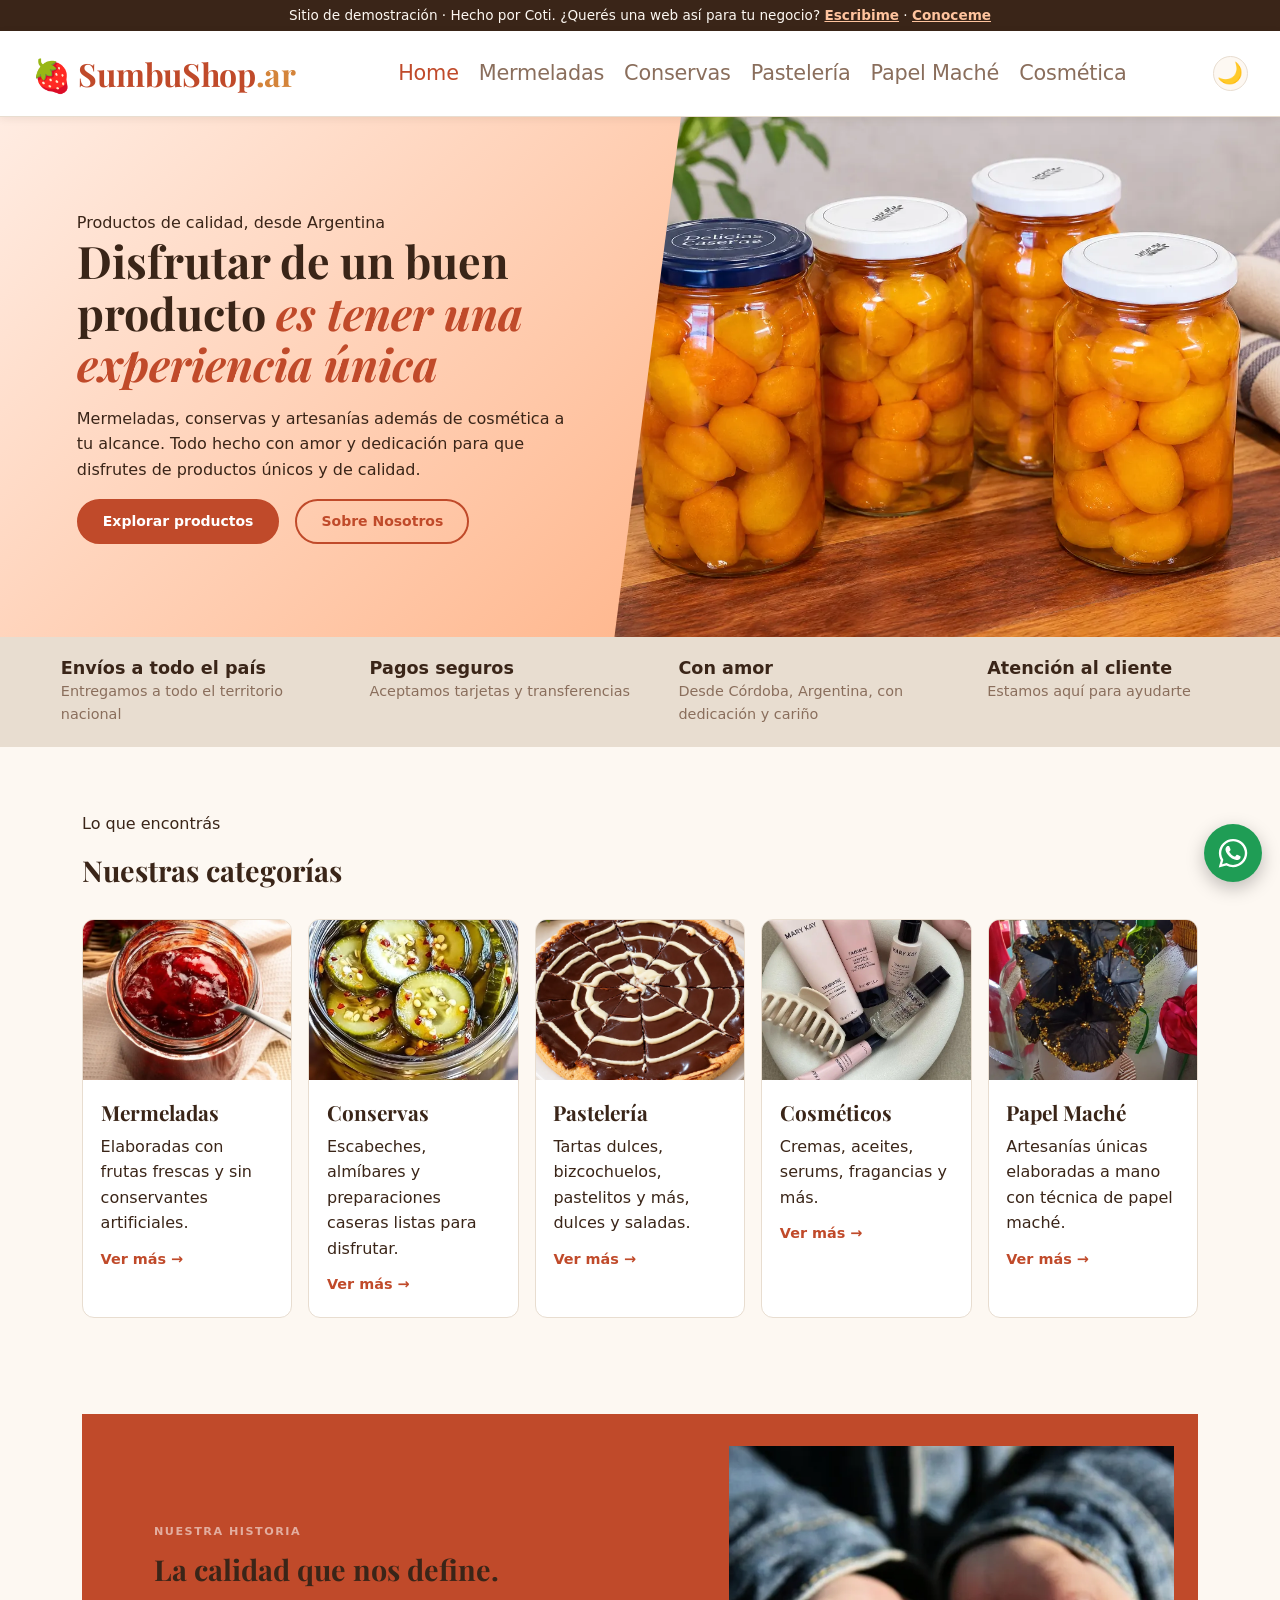
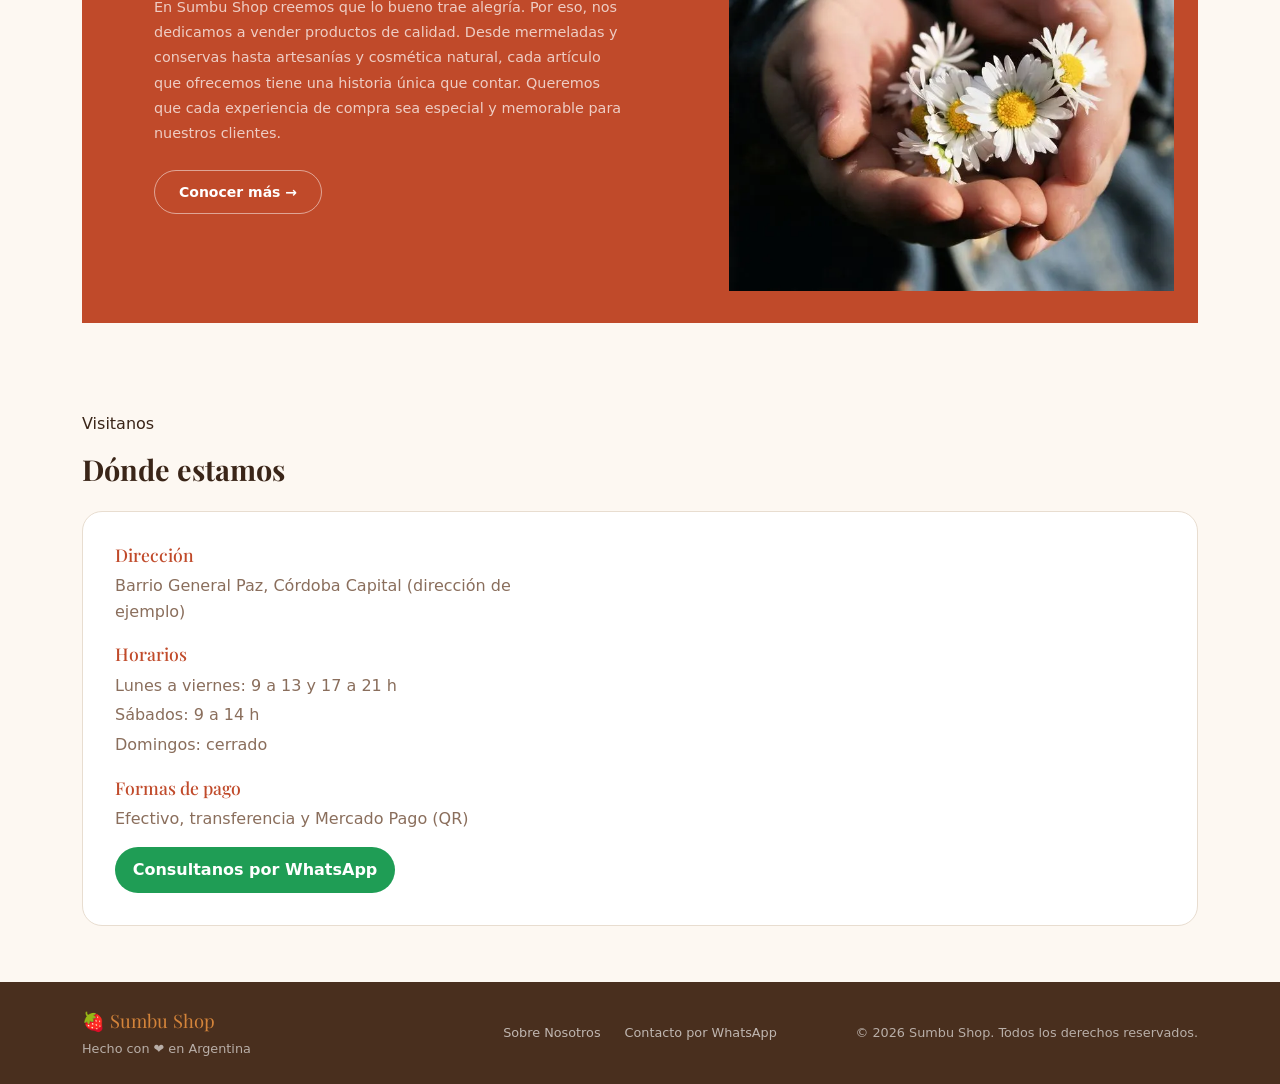
<file: index.html>
<!doctype html>
<html lang="es">
  <head>
    <meta charset="UTF-8" />
    <!--compatibilidad de navegadores-->
    <meta http-equiv="X-UA-Compatible" content="IE=edge" />
    <meta name="viewport" content="width=device-width, initial-scale=1.0" />
    <title>SumbuShop.ar</title>
    <meta
      name="description"
      content="SumbuShop.ar - Tu tienda de mermeladas y dulces artesanales. Descubre sabores únicos y deliciosos productos hechos con amor. Entre muchas otras cosas más"
    />
    <meta name="viewport" content="width=device-width, initial-scale=1.0" />

    <!-- Bootstrap 5 -->
    <link
      href="https://cdn.jsdelivr.net/npm/bootstrap@5.3.3/dist/css/bootstrap.min.css"
      rel="stylesheet"
    />
    <!--Estilos personalizados propioos-->
    <link rel="stylesheet" href="./styles/styles.css" />
    <!--Fuentes de Google -->
    <link
      href="https://fonts.googleapis.com/css2?family=Playfair+Display:wght@700&family=Lato:wght@400;500;600&display=swap"
      rel="stylesheet"
    />
    <link rel="stylesheet" href="styles/demo.css" />
    <!-- Logo en la pestaña del navegador -->
    <link rel="icon" type="image/png" sizes="32x32" href="./img/favicon-32.png" />
    <link rel="apple-touch-icon" href="./img/apple-touch-icon.png" />
  </head>

  <body>
    <!--Navbar-->
    <nav class="navbar navbar-expand-xl sticky-top">
      <div class="container-fluid">
        <!-- Logo -->
        <a href="index.html" class="navbar-brand">
          🍓 SumbuShop<span>.ar</span>
        </a>

        <!-- Links de navegación -->
        <button
          class="navbar-toggler border-0"
          type="button"
          data-bs-toggle="collapse"
          data-bs-target="#mainNav"
        >
          <span class="navbar-toggler-icon"></span>
        </button>

        <div class="collapse navbar-collapse" id="mainNav">
          <ul class="navbar-nav mx-auto mb-2 mb-xl-0 gap-1">
            <li class="nav-item">
              <a
                href="index.html"
                class="nav-link active"
                >Home</a
              >
            </li>

            <li class="nav-item">
              <a
                href="pages/jams.html"
                class="nav-link"
                >Mermeladas</a
              >
            </li>

            <li class="nav-item">
              <a
                href="pages/preserved.html"
                class="nav-link"
                >Conservas</a
              >
            </li>

            <li class="nav-item">
              <a
                href="pages/bakery.html"
                class="nav-link"
                >Pastelería</a
              >
            </li>

            <li class="nav-item">
              <a
                href="pages/mache-paper.html"
                class="nav-link"
              >
                Papel Maché
              </a>
            </li>

            <li class="nav-item">
              <a
                href="pages/cosmetics.html"
                class="nav-link"
              >
                Cosmética
              </a>
            </li>
          </ul>

          <!-- Botón de tema -->
          <div class="d-flex align-items-center gap-2">
            <button
              id="themeToggle"
              class="btn__theme"
              onclick="toggleTheme()"
              title="Cambiar tema"
            >
              🌙
            </button>
          </div>
        </div>
      </div>
    </nav>

    <!--HERO-->
    <main class="page__content">
      <section class="hero">
        <div class="hero__content">
          <div class="hero__text">
            <div class="hero_eyebrow">
              Productos de calidad, desde Argentina
            </div>
            <h1 class="hero_title">
              Disfrutar de un buen producto
              <em>es tener una experiencia única</em>
            </h1>
            <p class="hero__subtitle">
              Mermeladas, conservas y artesanías además de cosmética a tu
              alcance. Todo hecho con amor y dedicación para que disfrutes de
              productos únicos y de calidad.
            </p>
            <div class="d-flex gap-3 flex-wrap">
              <a href="pages/jams.html" class="btn btn__sumbu"
                >Explorar productos</a
              >
              <a href="pages/about-us.html" class="btn btn__sumbu__outline"
                >Sobre Nosotros</a
              >
            </div>
          </div>
        </div>
        <div class="hero__image"></div>
      </section>

      <!--PRESENTACION(lo que sería el trust bar)-->
      <div class="presentacion__bar">
        <div class="container-fluid">
          <div class="row g-0">
            <div class="col-6 col-md-3">
              <div class="presentacion__item">
                <!-- <span class="presentacion__icon">🚚</span> -->
                <div>
                  <div class="presentacion__label">Envíos a todo el país</div>
                  <div class="presentacion__desc">
                    Entregamos a todo el territorio nacional
                  </div>
                </div>
              </div>
            </div>
            <div class="col-6 col-md-3">
              <div class="presentacion__item">
                <!-- <span class="presentacion__icon">💳</span> -->
                <div>
                  <div class="presentacion__label">Pagos seguros</div>
                  <div class="presentacion__desc">
                    Aceptamos tarjetas y transferencias
                  </div>
                </div>
              </div>
            </div>
            <div class="col-6 col-md-3">
              <div class="presentacion__item">
                <!-- <span class="presentacion__icon">❤️</span> -->
                <div>
                  <div class="presentacion__label">Con amor</div>
                  <div class="presentacion__desc">
                    Desde Córdoba, Argentina, con dedicación y cariño
                  </div>
                </div>
              </div>
            </div>
            <div class="col-6 col-md-3">
              <div class="presentacion__item">
                <!-- <span class="presentacion__icon">📞</span> -->
                <div>
                  <div class="presentacion__label">Atención al cliente</div>
                  <div class="presentacion__desc">
                    Estamos aquí para ayudarte
                  </div>
                </div>
              </div>
            </div>
          </div>
        </div>
      </div>
      <!--CATEGORIAS -->
      <section class="py__section bg__cream">
        <div class="container">
          <div class="d-flex align-items-end justify-content-between mb-4">
            <div>
              <p class="section__eyebrown">Lo que encontrás</p>
              <h2 class="section__title">Nuestras categorías</h2>
            </div>
            <!-- <a href="pages/jams.html" class="section-link"> Ver todo → </a> -->
          </div>
          <div class="row g-3 justify-content-center">
            <!-- Mermeladas -->
            <div class="col-6 col-md-4 col-xl d-flex">
              <a href="pages/jams.html" class="cat__card">
                <div class="cat__img jam">
                  <img
                    src="img/mermeladas/mermeladaDeFrutillas.webp"
                    alt="Mermelada de frutillas"
                  />
                </div>
                <div class="cat__body">
                  <div class="cat__name">Mermeladas</div>
                  <div class="cat__desc">
                    Elaboradas con frutas frescas y sin conservantes
                    artificiales.
                  </div>
                  <span class="cat__link"> Ver más → </span>
                </div>
              </a>
            </div>
            <!-- Conservas -->
            <div class="col-6 col-md-4 col-xl d-flex">
              <a href="pages/preserved.html" class="cat__card">
                <div class="cat__img preserved">
                  <img
                    src="img/Conservas/Pepinillos.webp"
                    alt="Conservas y pepinillos"
                  />
                </div>
                <div class="cat__body">
                  <div class="cat__name">Conservas</div>
                  <div class="cat__desc">
                    Escabeches, almíbares y preparaciones caseras listas para
                    disfrutar.
                  </div>
                  <span class="cat__link"> Ver más → </span>
                </div>
              </a>
            </div>
            <!-- Pastelería -->
            <div class="col-6 col-md-4 col-xl d-flex">
              <a href="pages/bakery.html" class="cat__card">
                <div class="cat__img preserved">
                  <img
                    src="img/Pastelería/ChocolateEspiral.webp"
                    alt="Producto de pastelería"
                  />
                </div>
                <div class="cat__body">
                  <div class="cat__name">Pastelería</div>
                  <div class="cat__desc">
                    Tartas dulces, bizcochuelos, pastelitos y más, dulces y
                    saladas.
                  </div>
                  <span class="cat__link"> Ver más → </span>
                </div>
              </a>
            </div>
            <!-- Cosmética -->
            <div class="col-6 col-md-4 col-xl d-flex">
              <a href="pages/cosmetics.html" class="cat__card">
                <div class="cat__img cosmetics">
                  <img
                    src="img/Cosmética/cosmeticaGral.webp"
                    alt="Productos de cosmética"
                  />
                </div>
                <div class="cat__body">
                  <div class="cat__name">Cosméticos</div>
                  <div class="cat__desc">
                    Cremas, aceites, serums, fragancias y más.
                  </div>
                  <span class="cat__link"> Ver más → </span>
                </div>
              </a>
            </div>
            <!-- Papel Maché -->
            <div class="col-6 col-md-4 col-xl d-flex">
              <a href="pages/mache-paper.html" class="cat__card">
                <div class="cat__img mache">
                  <img
                    src="img/PapelMache/botellaDecorada.webp"
                    alt="Artesanía de papel maché"
                  />
                </div>
                <div class="cat__body">
                  <div class="cat__name">Papel Maché</div>
                  <div class="cat__desc">
                    Artesanías únicas elaboradas a mano con técnica de papel
                    maché.
                  </div>
                  <span class="cat__link"> Ver más → </span>
                </div>
              </a>
            </div>
          </div>
        </div>
      </section>

      <!--Sobre nosotros-->
      <section class="py-section bg-cream">
        <div class="container">
          <div class="about__section">
            <div class="row g-0">
              <div
                class="col-lg-7 p-4 p-md-5 d-flex flex-column justify-content-center"
              >
                <p class="about__label">Nuestra historia</p>
                <h2 class="about__title">La calidad que nos define.</h2>
                <p class="about__body">
                  En Sumbu Shop creemos que lo bueno trae alegría. Por eso, nos
                  dedicamos a vender productos de calidad. Desde mermeladas y
                  conservas hasta artesanías y cosmética natural, cada artículo
                  que ofrecemos tiene una historia única que contar. Queremos
                  que cada experiencia de compra sea especial y memorable para
                  nuestros clientes.
                </p>
                <div>
                  <a
                    href="pages/about-us.html"
                    class="btn btn-outline-primary"
                    style="
                      border-color: rgba(255, 255, 255, 0.5) !important;
                      color: #fff !important;
                    "
                  >
                    Conocer más →
                  </a>
                </div>
              </div>
              <div class="col-lg-5">
                <div class="about__visual">
                  <img src="img/Oh!Florecillas.webp" alt="" />
                </div>
              </div>
            </div>
          </div>
        </div>
      </section>

      <!--DÓNDE ESTAMOS-->
      <section class="visit__section" id="donde-estamos">
        <div class="container">
          <p class="section__eyebrown">Visitanos</p>
          <h2 class="section__title mb-4">Dónde estamos</h2>
          <div class="visit__card">
            <div class="row g-0">
              <div class="col-lg-5">
                <div class="visit__info">
                  <h3>Dirección</h3>
                  <p>Barrio General Paz, Córdoba Capital (dirección de ejemplo)</p>
                  <h3>Horarios</h3>
                  <ul>
                    <li>Lunes a viernes: 9 a 13 y 17 a 21 h</li>
                    <li>Sábados: 9 a 14 h</li>
                    <li>Domingos: cerrado</li>
                  </ul>
                  <h3>Formas de pago</h3>
                  <p>Efectivo, transferencia y Mercado Pago (QR)</p>
                  <a href="#" class="btn__wa js-wa-link" style="max-width: 280px">Consultanos por WhatsApp</a>
                </div>
              </div>
              <div class="col-lg-7 visit__map">
                <iframe
                  title="Mapa de ubicación"
                  loading="lazy"
                  referrerpolicy="no-referrer-when-downgrade"
                  src="https://www.google.com/maps?q=Barrio%20General%20Paz%2C%20C%C3%B3rdoba%2C%20Argentina&output=embed"
                ></iframe>
              </div>
            </div>
          </div>
        </div>
      </section>
    </main>
    <!--Footer-->
    <footer class="site__footer py-4">
      <div class="container">
        <div class="row align-items-center">
          <div class="col-lg-4 text-center text-lg-start mb-3 mb-lg-0">
            <div class="footer__logo">🍓 Sumbu Shop</div>
            <div>Hecho con ❤️ en Argentina</div>
          </div>
          <div class="col-lg-4 text-center mb-3 mb-lg-0">
            <div class="d-flex justify-content-center gap-4">
              <a href="pages/about-us.html">Sobre Nosotros</a>
              <a href="#" class="js-wa-link">Contacto por WhatsApp</a>
            </div>
          </div>
          <div class="col-lg-4 text-center text-lg-end">
            © 2026 Sumbu Shop. Todos los derechos reservados.
          </div>
        </div>
      </div>
    </footer>
    <!--Script-->
    <script src="https://cdn.jsdelivr.net/npm/bootstrap@5.3.3/dist/js/bootstrap.bundle.min.js"></script>
    <script src="js/navbar.js"></script>
    <script src="js/theme.js"></script>
    <script src="js/demo.js"></script>
  </body>
</html>
</file>
<file: styles/styles.css>
/* global styles---> esto va a servir para definir colores y fuentes globales(theme: ligth por defecto) */
:root {
  --color-primary: #c04a2a;
  --color-primary-dk: #9e3a1e;
  --color-header: linear-gradient(135deg, #ffece2, #ff9b61);
  --color-accent: #d4843a;
  --color-bg: #fdf8f2;
  --color-surface: #ffffff;
  --color-text: #3a2518;
  --color-footer: #492f1e;
  --color-text-soft: #8a6e5c;
  --color-border: #e8ddd0;

  --font-display: "Playfair Display", Georgia, serif;
  --font-body: "Inter", system-ui, sans-serif;

  --radius-sm: 8px;
  --radius-md: 12px;
  --radius-lg: 20px;
  --radius-pill: 999px;
}

/* general layout styles */
.page__content {
  margin: 0 auto;
}
/*Modo oscuro*/
[data-theme="dark"] {
  --color-primary: #e8603a;
  --color-primary-dk: #c04a2a;
  --color-header: linear-gradient(135deg, #42261cb0, #7a351f);
  --color-accent: #e8a838;
  --color-bg: #1a110b;
  --color-surface: #38271d;
  --color-text: #f0e6da;
  --color-text-soft: #d8ccc5;
  --color-border: #3a2820;
}
[data-theme="dark"] .hero_eyebrow {
  color: var(--color-accent);
}
[data-theme="dark"] .hero__subtitle {
  color: #d4b8a8;
}
[data-theme="dark"] .trust__bar {
  background-color: #1f1208;
}
/* Cards de categoría en dark mode */
[data-theme="dark"] .cat__card {
  background: #2e1c10;
  border-color: #3a2820;
}

[data-theme="dark"] .header__jam {
  background: linear-gradient(145deg, #5a2010, #3a1008);
}
[data-theme="dark"] .header__preserved {
  background: linear-gradient(145deg, #4a3008, #2e1e04);
}
[data-theme="dark"] .header__mache {
  background: linear-gradient(145deg, #0e1e3a, #081428);
}
[data-theme="dark"] .header__cosmetics {
  background: linear-gradient(145deg, #0e2e14, #081e0c);
}
[data-theme="dark"] .header__bakery {
  background: linear-gradient(145deg, #552c9b, #301b58);
}

/* Navbar en dark mode */
[data-theme="dark"] .navbar {
  background-color: #1a110b;
  border-bottom-color: #3a2820;
}

/* Icono hamburguesa en dark mode: Bootstrap lo dibuja gris oscuro por defecto */
[data-theme="dark"] .navbar-toggler {
  --bs-navbar-toggler-icon-bg: url("data:image/svg+xml,%3csvg xmlns='http://www.w3.org/2000/svg' viewBox='0 0 30 30'%3e%3cpath stroke='%23e8a838' stroke-linecap='round' stroke-miterlimit='10' stroke-width='2' d='M4 7h22M4 15h22M4 23h22'/%3e%3c/svg%3e");
  --bs-navbar-toggler-focus-width: 0.2rem;
}
[data-theme="dark"] .navbar-toggler:focus {
  box-shadow: 0 0 0 var(--bs-navbar-toggler-focus-width) rgba(232, 168, 56, 0.4);
}

/* Footer en dark mode */
[data-theme="dark"] .site__footer {
  background: #0f0805;
}
/* Reset algunos estilos que son por defecto */
*,
*::before,
*::after {
  box-sizing: border-box;
  margin: 0;
  padding: 0;
}

body {
  font-family: var(--font-body);
  background-color: var(--color-bg);
  color: var(--color-text);
  line-height: 1.6;
}
/* Footer siempre al fondo, aunque la página tenga poco contenido */
body:has(> main) {
  display: flex;
  flex-direction: column;
  min-height: 100vh;
}
body:has(> main) > main {
  width: 100%;
}

a {
  text-decoration: none;
  color: inherit;
}
/*botones navegacion*/
/* Botón de tema: círculo con ícono en escritorio */
.btn__theme {
  background: var(--color-bg);
  border: 1.5px solid var(--color-border);
  color: var(--color-text);
  width: 44px;
  height: 44px;
  border-radius: var(--radius-pill);
  cursor: pointer;
  font-family: var(--font-body);
  font-size: 0.95rem;
  font-weight: 600;
  display: flex;
  align-items: center;
  justify-content: center;
  gap: 0.6rem;
  padding: 0;
  transition:
    border-color 0.2s,
    color 0.2s,
    box-shadow 0.2s;
  flex-shrink: 0;
}
.btn__theme:hover {
  border-color: var(--color-primary);
  color: var(--color-primary);
  box-shadow: 0 2px 10px rgba(192, 74, 42, 0.15);
}
.btn__theme:focus-visible {
  outline: 2px solid var(--color-accent);
  outline-offset: 2px;
}
.btn__theme-icon {
  font-size: 1.3rem;
  line-height: 1;
  transition: transform 0.4s ease;
}
.btn__theme:hover .btn__theme-icon {
  transform: rotate(-20deg) scale(1.1);
}
.btn__theme-label {
  display: none;
}

/* Aire a los costados del navbar (logo, hamburguesa y botón de tema) */
.navbar > .container-fluid {
  padding-left: 1.25rem;
  padding-right: 1.25rem;
}
@media (min-width: 1200px) {
  .navbar > .container-fluid {
    padding-left: 2rem;
    padding-right: 2rem;
  }
}

/* Hamburguesa: anillo de foco suave en lugar del recuadro oscuro */
.navbar-toggler {
  padding: 0.4rem 0.55rem;
  border-radius: var(--radius-sm);
}
.navbar-toggler:focus {
  box-shadow: 0 0 0 0.2rem rgba(192, 74, 42, 0.25);
}

/* Menú desplegado (móvil y tablet, hasta el breakpoint xl del navbar) */
@media (max-width: 1199.98px) {
  .navbar-collapse {
    padding: 0.25rem 0.25rem 1rem;
  }
  .navbar-collapse .nav-link {
    padding: 0.55rem 0.9rem !important;
    border-radius: var(--radius-sm);
  }
  .navbar-collapse .nav-link:hover,
  .navbar-collapse .nav-link.active {
    background: var(--color-bg);
  }
  .navbar-collapse .btn__theme {
    width: 100%;
    height: auto;
    justify-content: flex-start;
    padding: 0.65rem 0.9rem;
    margin-top: 0.75rem;
    border-radius: var(--radius-md);
  }
  .navbar-collapse .btn__theme-label {
    display: inline;
  }
  .navbar-collapse .btn__theme:hover .btn__theme-icon {
    transform: none;
  }
}
/*Sobreescribiendo estilos de bootstrap por la paleta de colores*/
.btn-primary {
  background-color: var(
    --color-primary
  ) !important; /*con esto se sobreescriben los estilos de bootstrap y se aplica el color primario definido en la paleta de colores*/
  border-color: var(--color-primary) !important;
  color: #fff !important;
  font-family: var(--font-body);
  font-weight: 600;
  font-size: 0.875rem;
  padding: 0.65rem 1.5rem;
  border-radius: var(--radius-pill) !important;
  transition:
    background-color 0.2s,
    border-color 0.15s;
}

.btn-primary:hover {
  background-color: var(--color-primary-dk) !important;
  border-color: var(--color-primary-dk) !important;
  transform: translateY(-1px);
}
.btn-outline-primary {
  color: var(--color-primary) !important;
  border-color: var(--color-primary) !important;
  font-family: var(--font-body);
  font-weight: 600;
  font-size: 0.875rem;
  padding: 0.65rem 1.5rem;
  border-radius: var(--radius-pill) !important;
  transition: all 0.2s;
}
.btn-outline-primary:hover {
  background-color: var(--color-primary) !important;
  color: #fff !important;
}

/*navbar styles*/
.btn__theme {
  width: 35px;
  height: 35px;
  font-size: 18px;
  display: flex;
  align-items: center;
  justify-content: center;
  padding: 0;
}
.navbar {
  background-color: var(--color-surface);
  border-bottom: 1px solid var(--color-border);
  box-shadow: 0 2px 8px rgba(58, 37, 24, 0.08);
  position: sticky;
  top: 0;
  z-index: 100;
  min-height: 64px;
  padding: 0 !important;
}
.navbar .container,
.navbar .container-fluid {
  min-height: 85px;
  display: flex;
  align-items: center;
  padding-top: 0;
  padding-bottom: 0;
}

.navbar-brand {
  font-family: var(--font-display);
  font-size: 2rem;
  font-weight: 700;
  color: var(--color-primary) !important;
  letter-spacing: -0.3px;
}
.navbar-brand span {
  color: var(--color-accent);
}
.nav-link {
  font-family: var(--font-body) !important;
  color: var(--color-text-soft);
  font-size: 1.3rem !important;
  font-weight: 500;
  transition:
    color var(--transition),
    background-color var(--transition);
  letter-spacing: -0.2px;
}
.nav-link:hover,
.nav-link.active {
  color: var(--color-primary) !important;
}

.navbar__inner {
  max-width: 1100px;
  margin: 0 auto;
  padding: 0 1.5rem;
  height: 64px;
  display: flex;
  align-items: center;
  justify-content: space-between;
  gap: 1rem;
}

/*logout button styles*/
.btn-logout {
  font-family: var(--font-body);
  font-size: 0.8rem;
  font-weight: 600;
  color: var(--color-primary);
  border: 1.5px solid var(--color-primary);
  background: none;
  padding: 0.35rem 1rem;
  border-radius: var(--radius-pill);
  cursor: pointer;
  transition: all 0.2s;
}

.btn-logout:hover {
  background-color: var(--color-primary);
  color: #fff;
}

/*Hero section styles*/
.hero {
  display: flex;
  min-height: 520px;
  background: var(--color-header);
  position: relative;
  overflow: hidden;
  align-items: stretch;
}

.hero__content {
  flex: 0 0 54%;
  display: flex;
  align-items: center;
  padding: 4rem 2rem 4rem 6%;
  position: relative;
  z-index: 1;
}

.hero__text {
  max-width: 85%;
}

.hero__image {
  position: absolute;
  right: 0;
  top: 0;
  bottom: 0;
  width: 52%;
  background-image: url("../img/quinotos_almnibar.webp");
  background-size: cover;
  background-position: center;
  clip-path: polygon(10% 0%, 100% 0%, 100% 100%, 0% 100%);
}
.hero_title {
  font-family: var(--font-display);
  font-size: clamp(2rem, 3.5vw, 3rem);
  font-weight: 700;
  line-height: 1.15;
  color: var(--color-text);
  margin-bottom: 1rem;
}

.hero_title em {
  color: var(--color-primary);
  font-style: italic;
}
.btn__sumbu {
  background-color: var(--color-primary);
  color: #fff;
  border: 2px solid var(--color-primary);
  border-radius: var(--radius-pill);
  padding: 0.65rem 1.5rem;
  font-weight: 600;
  font-size: 0.875rem;
  transition: all 0.2s;
}
.btn__sumbu:hover {
  background-color: var(--color-primary-dk);
  border-color: var(--color-primary-dk);
  color: #fff;
}

.btn__sumbu__outline {
  background-color: transparent;
  color: var(--color-primary);
  border: 2px solid var(--color-primary);
  border-radius: var(--radius-pill);
  padding: 0.65rem 1.5rem;
  font-weight: 600;
  font-size: 0.875rem;
  transition: all 0.2s;
}
.btn__sumbu__outline:hover {
  background-color: var(--color-primary);
  color: #fff;
}
/*Presentacion de la empresa*/
.presentacion__bar {
  background-color: var(--color-border);
  border-top: 1px solid var(--color-border);
  border-bottom: 1px solid var(--color-border);
  padding: 0;
}
.presentacion__bar .container-fluid {
  padding-left: 3.5%;
  padding-right: 0%;
}

.presentacion__item {
  padding: 1.25rem 1rem;
  display: flex;
  align-items: center;
  gap: 12px;
  border-right: 1px solid var(--color-border);
}
.presentacion__item:last-child {
  border-right: none;
}

.presentacion__icon {
  font-size: 1.35rem;
  flex-shrink: 0;
}
.presentacion__label {
  font-family: var(--font-body);
  font-size: 1.1rem;
  font-weight: 700;
  color: var(--color-text);
  line-height: 1.2;
  margin-bottom: 1px;
}
.presentacion__desc {
  font-size: 0.9rem;
  color: var(--color-text-soft);
}

/*categories styles*/
.section__eyebrow {
  font-family: var(--font-body);
  font-size: 0.7rem;
  font-weight: 700;
  color: var(--color-primary);
  text-transform: uppercase;
  letter-spacing: 1.5px;
}
.section__title {
  font-family: var(--font-display);
  font-size: 1.8rem;
  font-weight: 700;
  color: var(--color-text);
  margin-bottom: 0.5rem;
}
.section__link {
  font-family: var(--font-body);
  font-size: 0.8rem;
  font-weight: 600;
  color: var(--color-primary);
}

.section__link:hover {
  text-decoration: underline;
}
/*cards de categorias*/
.cat__card {
  border-radius: var(--radius-md);
  overflow: hidden;
  border: 1px solid var(--color-border);
  background: var(--color-surface);
  transition:
    transform 0.2s,
    box-shadow 0.2s;
  display: block;
  color: inherit;
  display: flex;
  flex-direction: column;
  height: 100%;
  width: 100%;
}
.cat__card:hover {
  transform: translateY(-4px);
  box-shadow: 0 8px 24px rgba(58, 37, 24, 0.1);
  color: inherit;
}

.cat__img {
  height: 160px;
  overflow: hidden;
  display: flex;
  align-items: center;
  justify-content: center;
  font-size: 2rem;
}
.cat__img img {
  width: 100%;
  height: 100%;
  object-fit: cover;
  object-position: center;
  display: block;
}

.about__header {
  background: var(--color-header);
  padding: 4rem 0;
}

.header__jam {
  background: linear-gradient(145deg, #fde8dc, #f5c4a8);
  padding: 3.5rem 0;
}
.header__preserved {
  background: linear-gradient(145deg, #fef0d0, #f5d48a);
  padding: 3.5rem 0;
}
.header__mache {
  background: linear-gradient(145deg, #e8f0fc, #c8d8f4);
  padding: 3.5rem 0;
}
.header__cosmetics {
  background: linear-gradient(145deg, #e4f2e8, #b8dfc0);
  padding: 3.5rem 0;
}
.header__bakery {
  background: linear-gradient(145deg, #cfc8f4, #966fe0);
  padding: 3.5rem 0;
}

.cat__body {
  padding: 1rem 1.1rem 1.25rem;
}

.cat__name {
  font-family: var(--font-display);
  font-size: 1.3rem;
  font-weight: 700;
  color: var(--color-text);
  margin-bottom: 0.25rem;
}
.cat__desc {
  font-size: 1rem;
  color: var(--color-text);
  margin-bottom: 0.6rem;
}

.cat__link {
  font-size: 0.9rem;
  font-weight: 600;
  color: var(--color-primary);
}

/*seccion sobre nosotros*/
.about__section {
  background-color: var(--color-primary);
  padding: 2rem 1.5rem;
  overflow: hidden;
  width: 100%;
  margin-bottom: 2rem;
  margin-top: 2rem;
}
.about__label {
  font-family: var(--font-body);
  font-size: 0.7rem;
  font-weight: 700;
  letter-spacing: 1.5px;
  text-transform: uppercase;
  color: rgba(255, 255, 255, 0.55);
  margin-bottom: 0.75rem;
}
.about__title {
  font-family: var(--font-display);
  font-size: 1.8rem;
  font-weight: 700;
  color: #fff;
  margin-bottom: 0.75rem;
  line-height: 1.2;
}
.about__body {
  font-size: 0.9rem;
  color: rgba(255, 255, 255, 0.72);
  line-height: 1.75;
  margin-bottom: 1.5rem;
  max-width: 90%;
}
.about__visual {
  background-color: rgba(255, 255, 255, 0.08);
  display: flex;
  align-items: center;
  justify-content: center;
  font-size: 6rem;
  min-height: 220px;
  overflow: hidden;
  padding: 0;
}
.about__visual img {
  width: 100%;
  height: 100%;
  object-fit: cover;
  object-position: center;
  display: block;
}
/*cards de los productos,
página de categorias*/
.product__card {
  background-color: var(--color-bg);
  border: 1px solid var(--color-border);
  border-radius: var(--radius-md);
  overflow: hidden;
  transition:
    transform 0.2s,
    box-shadow 0.2s;
  display: flex;
  flex-direction: column;
  height: 100%;
  width: 100%;
}
.product__card:hover {
  transform: translateY(-4px);
  box-shadow: 0 8px 24px rgba(58, 37, 24, 0.1);
}
.product__card-img {
  height: 180px;
  overflow: hidden;
  position: relative;
}

.product__card-img img {
  width: 100%;
  height: 100%;
  object-fit: cover;
  object-position: center;
  display: block;
}

.product__card__body {
  padding: 1rem 1.1rem 1.25rem;
  display: flex;
  flex-direction: column;
  flex: 1;
}

.product__card__cat {
  font-size: 0.7rem;
  font-weight: 700;
  text-transform: uppercase;
  letter-spacing: 0.8px;
  color: var(--color-primary);
  margin-bottom: 4px;
}

.product__card__name {
  font-family: var(--font-display);
  font-size: 1rem;
  font-weight: 700;
  color: var(--color-text);
  margin-bottom: 6px;
  line-height: 1.3;
}

.product__card__desc {
  font-size: 0.78rem;
  color: var(--color-text-soft);
  margin-bottom: 0.9rem;
  line-height: 1.55;
}

.product__card__price {
  font-size: 1.1rem;
  font-weight: 700;
  color: var(--color-primary);
  margin-top: auto;
  margin-bottom: 0.75rem;
}
.py__section {
  padding-top: 4rem;
  padding-bottom: 4rem;
}
.bg__cream {
  background-color: var(--color-bg);
}

/*sobre nosotros--PAGES*/
.about__title {
  font-family: var(--font-display);
  font-size: clamp(1.6rem, 3vm, 2.2rem);
  font-weight: 700;
  color: var(--color-text);
  line-height: 1.2;
  max-width: 560px;
  margin-bottom: 0.5rem;
}
.about__lead {
  font-size: 1rem;
  color: var(--color-text);
  line-height: 1.85;
  font-style: italic;
  border-left: 3px solid var(--color-primary);
  padding-left: 1.25rem;
  margin-bottom: 2rem;
}
.about__text {
  font-size: 0.95rem;
  color: var(--color-text--soft);
  line-height: 1.85;
}
main {
  flex: 1;
}
/* footer styles */
footer {
  bottom: 0;
  width: 100%;
}
.site__footer {
  background: var(--color-footer);
  color: rgba(255, 255, 255, 0.61);
  font-size: 0.8rem;
}
.site__footer .footer__logo {
  font-family: var(--font-display);
  font-size: 1.15rem;
  color: var(--color-accent);
  margin-bottom: 0.25rem;
}
.site__footer a {
  color: rgba(255, 255, 255, 0.651);
  transition: color 0.15s;
}
.site__footer a:hover {
  color: rgba(255, 255, 255, 0.85);
}

/* Tablet y ventanas angostas de escritorio: las columnas se apilan */
@media (max-width: 991.98px) {
  .about__body {
    max-width: 100%;
  }
  .about__visual {
    height: 280px;
  }
  /* Espacio para que el botón flotante de WhatsApp no tape el texto */
  .site__footer {
    padding-bottom: 5.5rem !important;
  }
}
</file>
<file: styles/demo.css>
/* demo.css - Estilos de las funciones agregadas para la demo */
.demo__ribbon {
  background: #3a2518;
  color: #fdf8f2;
  font-size: 0.85rem;
  text-align: center;
  padding: 6px 12px;
  line-height: 1.4;
}
.demo__ribbon a { color: #ffc49e; font-weight: 600; text-decoration: underline; }

.btn__wa {
  display: inline-flex;
  align-items: center;
  justify-content: center;
  gap: 8px;
  width: 100%;
  margin-top: 12px;
  padding: 10px 14px;
  border-radius: var(--radius-pill, 999px);
  background: #1f9d55;
  color: #fff !important;
  font-weight: 600;
  text-decoration: none;
  transition: background 0.2s;
}
.btn__wa:hover { background: #17803f; }

.wa__float {
  position: fixed;
  right: 18px;
  bottom: 18px;
  width: 58px;
  height: 58px;
  border-radius: 50%;
  background: #1f9d55;
  color: #fff !important;
  display: flex;
  align-items: center;
  justify-content: center;
  box-shadow: 0 6px 18px rgba(0, 0, 0, 0.25);
  z-index: 200;
}
.wa__float:hover { background: #17803f; }

/* Cargador de productos (mientras se lee la planilla) */
.cargador {
  display: flex;
  flex-direction: column;
  align-items: center;
  gap: 14px;
  padding: 3rem 0;
}
.cargador__icono {
  position: relative;
  width: 76px;
  height: 76px;
}
.cargador__icono::before {
  content: "";
  position: absolute;
  inset: 0;
  border-radius: 50%;
  border: 4px solid var(--color-border);
  border-top-color: var(--color-primary);
  animation: cargador-giro 0.9s linear infinite;
}
.cargador__icono img {
  position: absolute;
  inset: 10px;
  width: calc(100% - 20px);
  height: calc(100% - 20px);
  border-radius: 50%;
  object-fit: cover;
  animation: cargador-latido 1.4s ease-in-out infinite;
}
.cargador__texto {
  margin: 0;
  color: var(--color-text-soft);
  font-weight: 500;
  letter-spacing: 0.02em;
}
@keyframes cargador-giro { to { transform: rotate(360deg); } }
@keyframes cargador-latido { 50% { transform: scale(0.9); } }
@media (prefers-reduced-motion: reduce) {
  .cargador__icono::before { animation-duration: 2.5s; }
  .cargador__icono img { animation: none; }
}

/* Sección Dónde estamos */
.visit__section { padding: 3.5rem 0; background: var(--color-bg); }
.visit__card {
  background: var(--color-surface);
  border: 1px solid var(--color-border);
  border-radius: var(--radius-lg, 20px);
  overflow: hidden;
}
.visit__info { padding: 2rem; color: var(--color-text); }
.visit__info h3 { font-family: var(--font-display); color: var(--color-primary); font-size: 1.1rem; margin-top: 1.2rem; }
.visit__info h3:first-of-type { margin-top: 0; }
.visit__info p, .visit__info li { color: var(--color-text-soft); margin-bottom: 0.25rem; }
.visit__info ul { list-style: none; padding: 0; }
.visit__map iframe { width: 100%; height: 100%; min-height: 320px; border: 0; display: block; }

/* Hero en celular: la imagen pasa arriba y el texto ocupa todo el ancho */
@media (max-width: 767px) {
  .hero { flex-direction: column-reverse; min-height: 0; }
  .hero__content { flex: 1 1 auto; padding: 2rem 1.25rem; }
  .hero__text { max-width: 100%; }
  /* Imagen entera: sin el corte diagonal de escritorio y con su proporción real (1200x901) */
  .hero__image {
    position: relative;
    width: 100%;
    height: auto;
    aspect-ratio: 1200 / 901;
    clip-path: none;
  }
}
</file>
